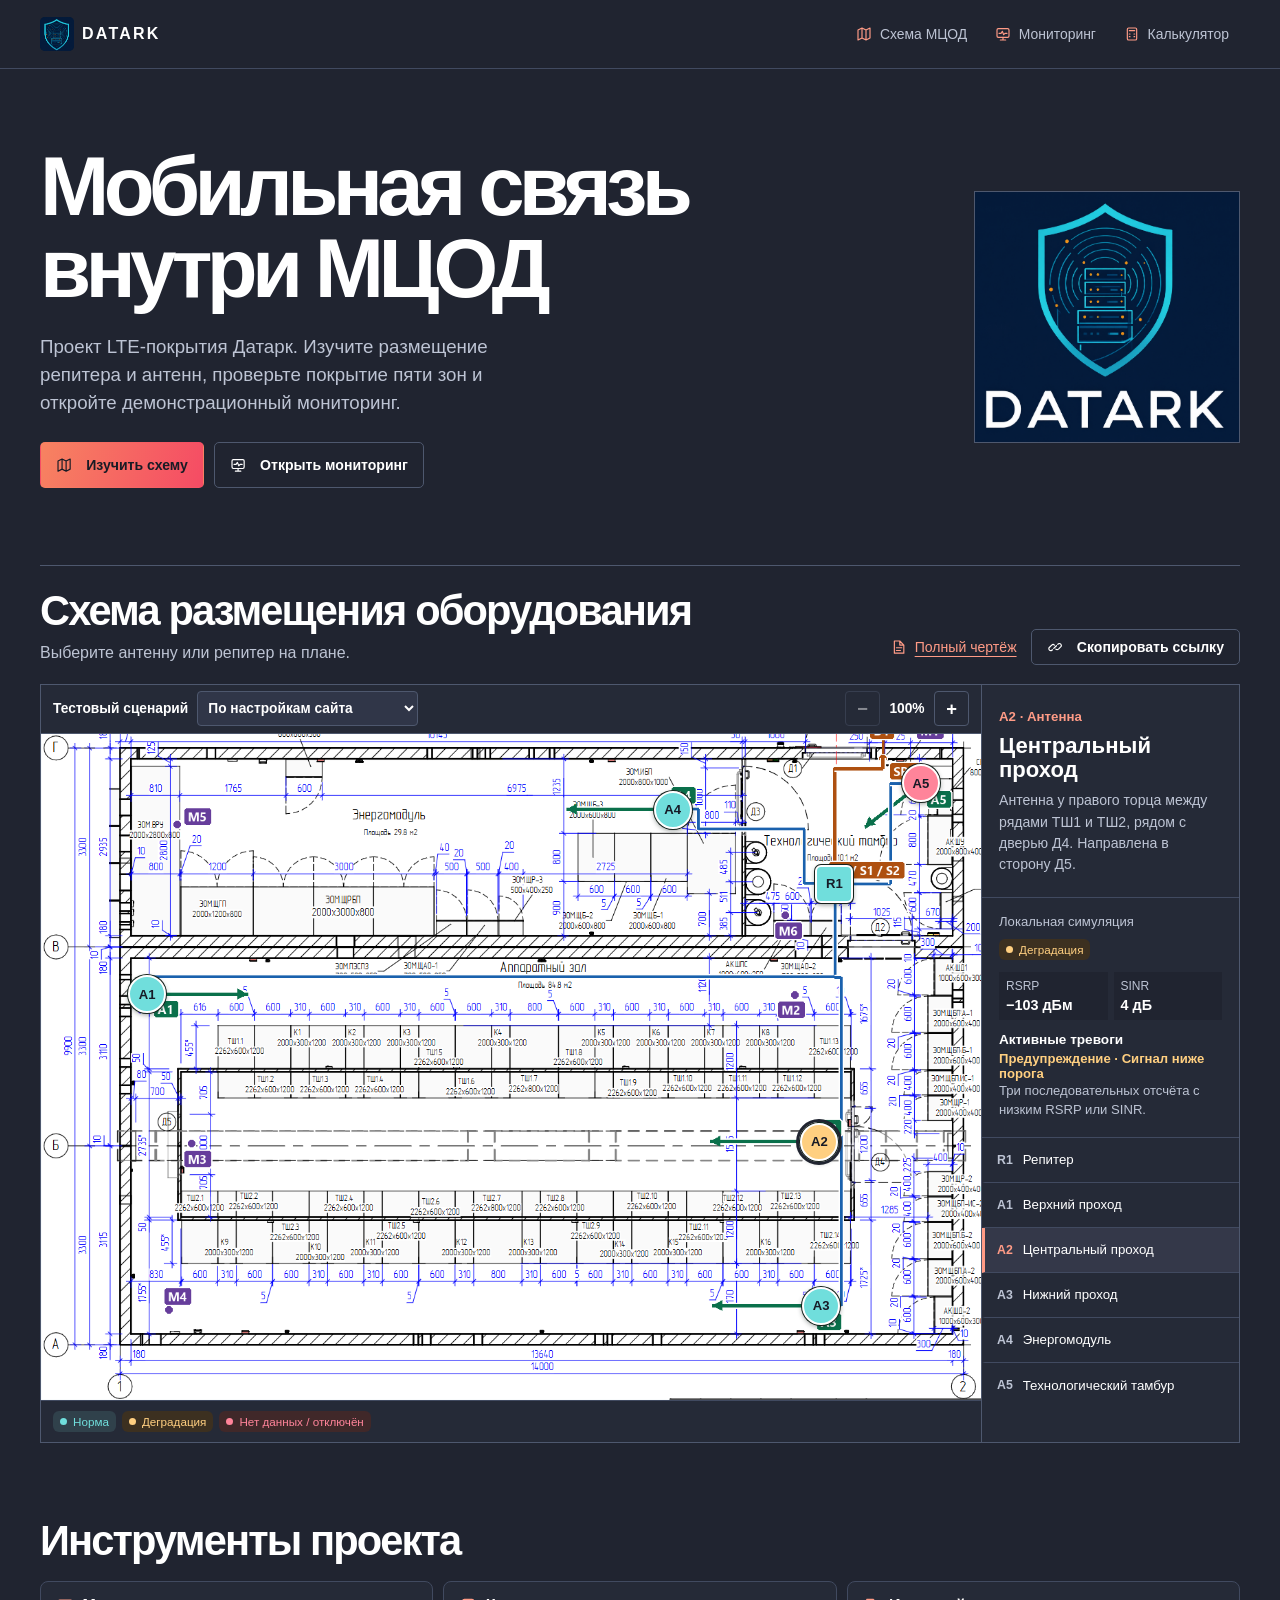
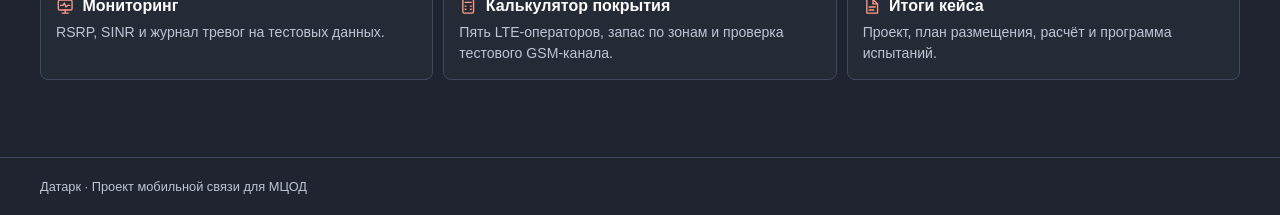
<file: index.html>
<!doctype html>
<html lang="ru">
<head>
  <meta charset="utf-8">
  <meta name="viewport" content="width=device-width, initial-scale=1">
  <meta name="theme-color" content="#202430">
  <meta name="description" content="Проект мобильной связи для МЦОД Датарк: схема размещения оборудования, мониторинг и расчёт LTE-покрытия.">
  <title>Датарк — мобильная связь в МЦОД</title>
  <link rel="stylesheet" href="monitor/styles.css?v=datark-design-1">
  <link rel="stylesheet" href="assets/landing.css?v=9">
  <link rel="icon" type="image/png" href="assets/datark-logo.png">
  <link rel="stylesheet" href="assets/navigation.css?v=1">
  <link rel="stylesheet" href="assets/toasts.css">
  <script src="assets/toasts.js" defer></script>
  <script src="assets/site-config.js?v=2" defer></script>
  <!-- SERVER_TELEMETRY -->
  <script src="monitor/telemetry.js?v=7" defer></script>
  <script src="assets/landing.js?v=10" defer></script>
  <script src="assets/sms-test-results.js?v=4" defer></script>
</head>
<body class="landing">
  <header class="landing-header">
    <div class="landing-shell landing-nav">
      <a class="landing-brand" href="./" aria-label="Датарк, главная">
        <span class="brand-icon"><img src="assets/datark-logo.png" alt=""></span>
        <span>DATARK</span>
      </a>
      <nav class="nav-tabs" aria-label="Основная навигация">
        <a href="#layout"><svg class="nav-icon" aria-hidden="true" focusable="false"><use href="assets/navigation-icons.svg#map"></use></svg>Схема МЦОД</a>
        <a href="monitor/"><svg class="nav-icon" aria-hidden="true" focusable="false"><use href="assets/navigation-icons.svg#monitor"></use></svg>Мониторинг</a>
        <a href="monitor/budget.html"><svg class="nav-icon" aria-hidden="true" focusable="false"><use href="assets/navigation-icons.svg#calculator"></use></svg>Калькулятор</a>
        <!-- SERVER_NAVIGATION -->
      </nav>
    </div>
  </header>
  <main>
    <section class="landing-shell hero" aria-labelledby="hero-title">
      <div class="hero-copy">
        <h1 id="hero-title">Мобильная связь<br class="hero-break"> внутри МЦОД</h1>
        <p>Проект LTE-покрытия Датарк. Изучите размещение репитера и антенн, проверьте покрытие пяти зон и откройте демонстрационный мониторинг.</p>
        <div class="hero-actions">
          <a class="landing-button primary-action" href="#layout"><svg class="nav-icon" aria-hidden="true" focusable="false"><use href="assets/navigation-icons.svg#map"></use></svg>Изучить схему</a>
          <a class="landing-button" href="monitor/"><svg class="nav-icon" aria-hidden="true" focusable="false"><use href="assets/navigation-icons.svg#monitor"></use></svg>Открыть мониторинг</a>
        </div>
      </div>
      <div class="hero-logo">
        <img src="assets/datark-logo.png" width="747" height="707" alt="Логотип DATARK со щитом и серверными стойками">
      </div>
    </section>

    <section class="landing-shell layout-section" id="layout" aria-labelledby="layout-title">
      <div class="landing-section-heading">
        <div>
          <h2 id="layout-title">Схема размещения оборудования</h2>
          <p>Выберите антенну или репитер на плане.</p>
        </div>
        <div class="layout-actions">
          <a class="text-link icon-label" href="docs/mdpc-radio-layout.png" target="_blank" rel="noopener"><svg class="nav-icon" aria-hidden="true" focusable="false"><use href="assets/navigation-icons.svg#doc"></use></svg>Полный чертёж</a>
          <button class="landing-button" type="button" id="copy-layout-link"><svg class="nav-icon" aria-hidden="true" focusable="false"><use href="assets/navigation-icons.svg#link"></use></svg>Скопировать ссылку</button>
        </div>
      </div>
      <div class="layout-share">
        <p id="layout-share-status" role="status"></p>
        <input id="layout-share-url" type="url" readonly aria-label="Ссылка на выбранную точку и сценарий" hidden>
      </div>
      <div class="layout-explorer">
        <div class="drawing">
          <div class="drawing-toolbar">
            <label class="drawing-scenario" for="landing-scenario">Тестовый сценарий
              <select id="landing-scenario" disabled>
                <option value="server">По настройкам сайта</option>
                <option value="mixed">Деградация и потеря связи</option>
                <option value="normal">Штатная работа</option>
                <option value="offline">Репитер отключён</option>
              </select>
            </label>
            <div class="zoom-controls" role="group" aria-label="Масштаб плана">
              <button type="button" id="zoom-out" aria-label="Уменьшить масштаб" disabled>−</button>
              <output id="zoom-value" aria-live="polite">100%</output>
              <button type="button" id="zoom-in" aria-label="Увеличить масштаб">+</button>
            </div>
          </div>
          <div class="drawing-scroll" role="region" tabindex="0" aria-label="Прокручиваемый план МЦОД">
            <div class="floor-map" id="landing-map">
              <img src="docs/mdpc-radio-layout.png" width="1860" height="1165" alt="План помещений МЦОД с кабельными трассами и точками размещения оборудования">
              <button class="map-marker" type="button" data-point="A1" aria-label="A1, верхний проход" aria-pressed="false" style="--x: 11.3%; --y: 39.1%">A1</button>
              <button class="map-marker" type="button" data-point="A2" aria-label="A2, центральный проход" aria-pressed="false" style="--x: 82.8%; --y: 61.3%">A2</button>
              <button class="map-marker" type="button" data-point="A3" aria-label="A3, нижний проход" aria-pressed="false" style="--x: 83%; --y: 85.9%">A3</button>
              <button class="map-marker" type="button" data-point="A4" aria-label="A4, энергомодуль" aria-pressed="false" style="--x: 67.2%; --y: 11.4%">A4</button>
              <button class="map-marker" type="button" data-point="A5" aria-label="A5, технологический тамбур" aria-pressed="false" style="--x: 93.6%; --y: 7.4%">A5</button>
              <button class="map-marker repeater-point" type="button" data-point="R1" aria-label="R1, LTE-репитер" aria-pressed="true" style="--x: 84.4%; --y: 22.5%">R1</button>
            </div>
          </div>
          <div class="drawing-legend" aria-label="Цвета статусов">
            <span class="status good"><i aria-hidden="true"></i>Норма</span>
            <span class="status warning"><i aria-hidden="true"></i>Деградация</span>
            <span class="status critical"><i aria-hidden="true"></i>Нет данных / отключён</span>
          </div>
        </div>
        <div class="point-panel">
          <div class="point-details" aria-live="polite">
            <span id="point-type">R1 · Репитер</span>
            <h3 id="point-title">LTE-репитер</h3>
            <p id="point-description">В технологическом тамбуре. Принимает сигнал от наружной антенны и распределяет его по пяти внутренним антеннам.</p>
          </div>
          <section class="point-telemetry" aria-label="Показания мониторинга">
            <p class="point-data-caption" id="point-data-caption"></p>
            <span class="status" id="point-status"><i aria-hidden="true"></i><span></span></span>
            <dl class="point-metrics" id="point-metrics">
              <div><dt>RSRP</dt><dd id="point-rsrp">—</dd></div>
              <div><dt>SINR</dt><dd id="point-sinr">—</dd></div>
            </dl>
            <h4>Активные тревоги</h4>
            <p id="point-no-alarms">Активных тревог нет.</p>
            <ul id="point-alarms" hidden></ul>
          </section>
          <div class="point-list" role="group" aria-label="Оборудование на плане">
            <button type="button" data-point="R1" aria-pressed="true"><span>R1</span> Репитер</button>
            <button type="button" data-point="A1" aria-pressed="false"><span>A1</span> Верхний проход</button>
            <button type="button" data-point="A2" aria-pressed="false"><span>A2</span> Центральный проход</button>
            <button type="button" data-point="A3" aria-pressed="false"><span>A3</span> Нижний проход</button>
            <button type="button" data-point="A4" aria-pressed="false"><span>A4</span> Энергомодуль</button>
            <button type="button" data-point="A5" aria-pressed="false"><span>A5</span> Технологический тамбур</button>
          </div>
        </div>
      </div>
    </section>

    <section class="landing-shell sms-tests" id="sms-tests" aria-labelledby="sms-tests-title" hidden>
      <div class="landing-section-heading">
        <div>
          <h2 id="sms-tests-title">Испытания аварийных SMS</h2>
          <p>Тестовые данные. Задержка рассчитана по подтверждённым доставкам.</p>
        </div>
        <button class="landing-button primary-action" id="sms-tests-export" type="button" hidden>Скачать CSV</button>
      </div>
      <p id="sms-tests-status" role="status">Загружаем результаты…</p>
      <div class="panel table-scroll" id="sms-tests-table" role="region" aria-label="Сравнение режимов LTE" tabindex="0" hidden>
        <table aria-label="Результаты доставки тестовых SMS">
          <thead>
            <tr><th scope="col">Режим LTE</th><th scope="col">Отправлено</th><th scope="col">Доставлено</th><th scope="col">Доставка, %</th><th scope="col">Мин., мс</th><th scope="col">Средняя, мс</th><th scope="col">Макс., мс</th></tr>
          </thead>
          <tbody id="sms-tests-rows"></tbody>
        </table>
      </div>
      <p id="sms-tests-latency-change" aria-live="polite" hidden></p>
    </section>

    <section class="landing-shell resources" aria-labelledby="resources-title">
      <h2 id="resources-title">Инструменты проекта</h2>
      <div class="resource-list">
        <a href="monitor/"><strong><svg class="nav-icon" aria-hidden="true" focusable="false"><use href="assets/navigation-icons.svg#monitor"></use></svg>Мониторинг</strong><span>RSRP, SINR и журнал тревог на тестовых данных.</span></a>
        <a href="monitor/budget.html"><strong><svg class="nav-icon" aria-hidden="true" focusable="false"><use href="assets/navigation-icons.svg#calculator"></use></svg>Калькулятор покрытия</strong><span>Пять LTE-операторов, запас по зонам и проверка тестового GSM-канала.</span></a>
        <a href="https://github.com/Cricko7/MDPC-unirepeater/blob/main/docs/datark-submission.md"><strong><svg class="nav-icon" aria-hidden="true" focusable="false"><use href="assets/navigation-icons.svg#doc"></use></svg>Итоги кейса</strong><span>Проект, план размещения, расчёт и программа испытаний.</span></a>
      </div>
    </section>
  </main>
  <footer class="landing-footer"><div class="landing-shell">Датарк · Проект мобильной связи для МЦОД</div></footer>
</body>
</html>
</file>
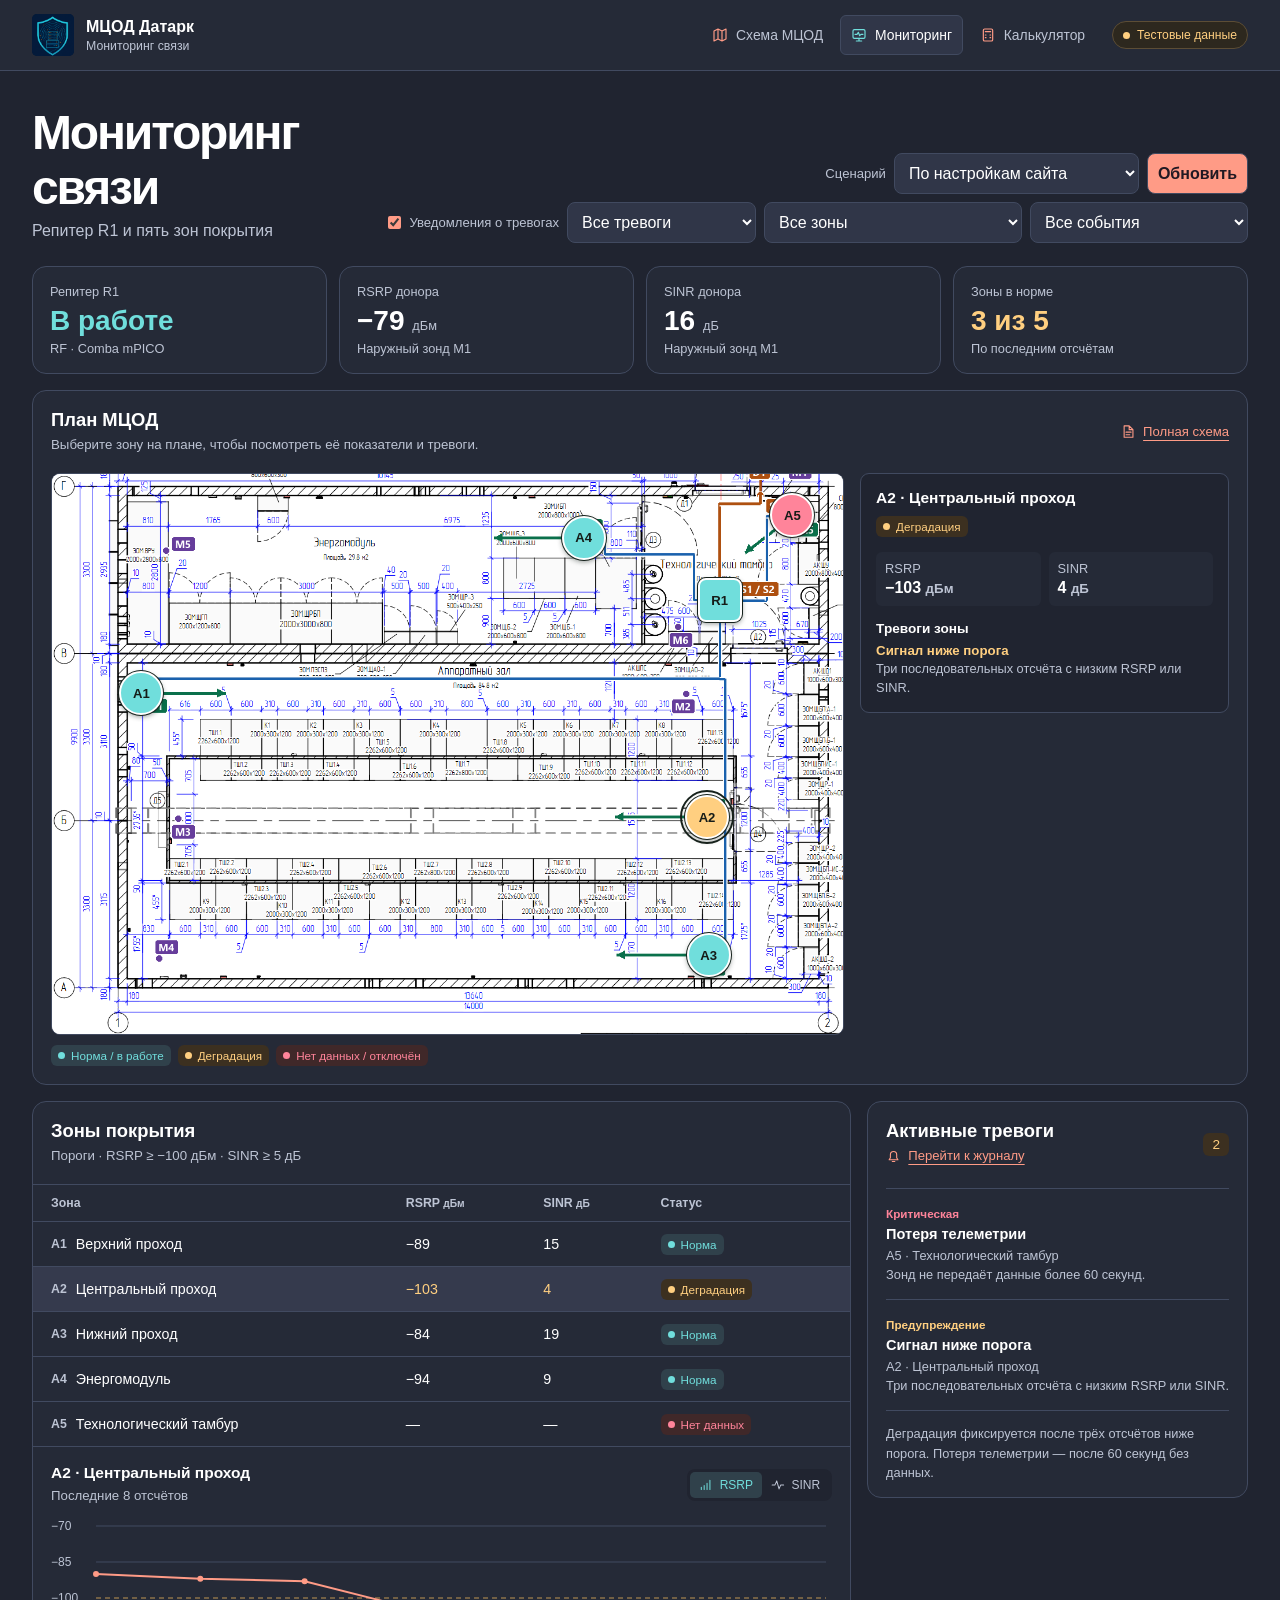
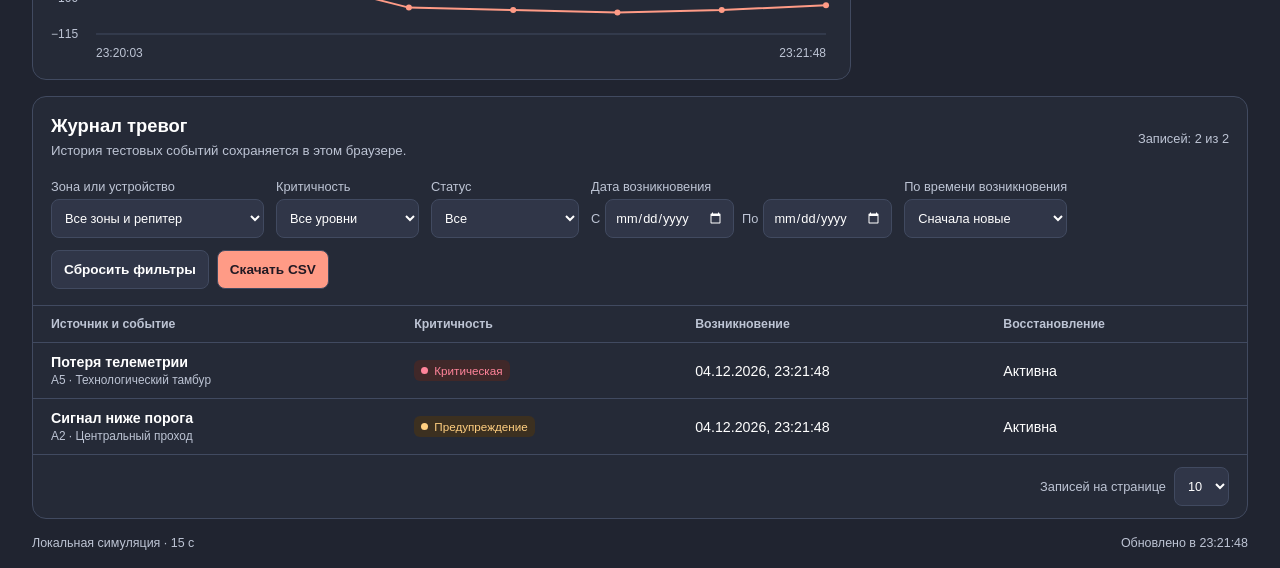
<file: monitor/index.html>
<!doctype html>
<html lang="ru">
<head>
  <meta charset="utf-8">
  <meta name="viewport" content="width=device-width, initial-scale=1">
  <meta name="theme-color" content="#202430">
  <title>Мониторинг связи · МЦОД Датарк</title>
  <link rel="stylesheet" href="styles.css?v=alarm-severity-1">
  <link rel="stylesheet" href="../assets/toasts.css?v=2">
  <link rel="icon" type="image/png" href="../assets/datark-logo.png">
  <link rel="stylesheet" href="../assets/navigation.css?v=1">
  <script src="../assets/toasts.js?v=3" defer></script>
  <script src="../assets/site-config.js?v=2" defer></script>
  <!-- SERVER_TELEMETRY -->
  <script src="telemetry.js?v=7" defer></script>
  <script src="monitor.js?v=server-telemetry-3" defer></script>
</head>
<body>
  <header class="topbar">
    <div class="shell topbar-inner">
      <a class="brand" href="../"><span class="brand-icon"><img src="../assets/datark-logo.png" alt=""></span><div><strong>МЦОД Датарк</strong><span>Мониторинг связи</span></div></a>
      <nav class="nav-tabs" aria-label="Основная навигация">
        <a href="../#layout"><svg class="nav-icon" aria-hidden="true" focusable="false"><use href="../assets/navigation-icons.svg#map"></use></svg>Схема МЦОД</a>
        <a href="./" aria-current="page"><svg class="nav-icon" aria-hidden="true" focusable="false"><use href="../assets/navigation-icons.svg#monitor"></use></svg>Мониторинг</a>
        <a href="budget.html"><svg class="nav-icon" aria-hidden="true" focusable="false"><use href="../assets/navigation-icons.svg#calculator"></use></svg>Калькулятор</a>
      </nav>
      <span class="demo"><i></i> Тестовые данные</span>
    </div>
  </header>
  <main class="shell">
    <div class="page-heading">
      <div><h1>Мониторинг связи</h1><p>Репитер R1 и пять зон покрытия</p></div>
      <div class="controls">
        <label for="scenario">Сценарий</label>
        <select id="scenario" disabled>
          <option value="server">По настройкам сайта</option>
          <option value="mixed">Деградация и потеря связи</option>
          <option value="normal">Штатная работа</option>
          <option value="offline">Репитер отключён</option>
        </select>
        <button class="refresh" id="refresh" type="button" disabled>Обновить</button>
        <div class="alarm-notification-controls">
          <label class="alarm-notifications">
            <input id="alarm-notifications" type="checkbox" checked>
            Уведомления о тревогах
          </label>
          <select id="alarm-notification-level" aria-label="Критичность уведомлений">
            <option value="all">Все тревоги</option>
            <option value="critical">Только критические</option>
          </select>
          <select id="alarm-notification-zone" aria-label="Зона уведомлений">
            <option value="all">Все зоны</option>
          </select>
          <select id="alarm-notification-event" aria-label="Тип события уведомлений">
            <option value="all">Все события</option>
            <option value="new">Только новые тревоги</option>
            <option value="recovered">Только восстановления</option>
          </select>
        </div>
      </div>
    </div>
    <div class="summary" id="summary" aria-label="Состояние системы"></div>
    <section class="panel floor-panel" aria-labelledby="floor-title">
      <header class="panel-heading">
        <div><h2 id="floor-title">План МЦОД</h2><p>Выберите зону на плане, чтобы посмотреть её показатели и тревоги.</p></div>
        <a href="../docs/mdpc-radio-layout.png" target="_blank" rel="noopener" class="icon-label"><svg class="nav-icon" aria-hidden="true" focusable="false"><use href="../assets/navigation-icons.svg#doc"></use></svg>Полная схема</a>
      </header>
      <div class="floor-grid">
        <div>
          <div class="floor-scroll">
            <div class="floor-map" id="floor-map">
              <img src="../docs/mdpc-radio-layout.png" width="1860" height="1165" alt="План помещений МЦОД и кабельных трасс">
              <span class="map-marker" id="repeater-marker" role="img" style="--x: 84.4%; --y: 22.5%">R1</span>
              <button class="map-marker" type="button" data-zone="A1" style="--x: 11.3%; --y: 39.1%">A1</button>
              <button class="map-marker" type="button" data-zone="A2" style="--x: 82.8%; --y: 61.3%">A2</button>
              <button class="map-marker" type="button" data-zone="A3" style="--x: 83%; --y: 85.9%">A3</button>
              <button class="map-marker" type="button" data-zone="A4" style="--x: 67.2%; --y: 11.4%">A4</button>
              <button class="map-marker" type="button" data-zone="A5" style="--x: 93.6%; --y: 7.4%">A5</button>
            </div>
          </div>
          <div class="map-legend" aria-label="Обозначения статусов">
            <span class="status good"><i aria-hidden="true"></i>Норма / в работе</span>
            <span class="status warning"><i aria-hidden="true"></i>Деградация</span>
            <span class="status critical"><i aria-hidden="true"></i>Нет данных / отключён</span>
          </div>
        </div>
        <section class="zone-details" id="zone-details" aria-labelledby="zone-details-title"></section>
      </div>
    </section>
    <div class="dashboard">
      <section class="panel zones" aria-labelledby="zones-title">
        <header class="panel-heading">
          <div><h2 id="zones-title">Зоны покрытия</h2><p>Пороги · RSRP ≥ −100 дБм · SINR ≥ 5 дБ</p></div>
        </header>
        <div class="table-scroll">
          <table>
            <thead><tr><th scope="col">Зона</th><th scope="col">RSRP <small>дБм</small></th><th scope="col">SINR <small>дБ</small></th><th scope="col">Статус</th></tr></thead>
            <tbody id="zones"></tbody>
          </table>
        </div>
        <section class="trend" aria-labelledby="trend-title">
          <div class="trend-heading">
            <div><h3 id="trend-title"></h3><p>Последние 8 отсчётов</p></div>
            <div class="toggle" role="group" aria-label="Метрика графика">
              <button class="icon-label" type="button" data-metric="rsrp" aria-pressed="true"><svg class="nav-icon" aria-hidden="true" focusable="false"><use href="../assets/navigation-icons.svg#signal"></use></svg>RSRP</button>
              <button class="icon-label" type="button" data-metric="sinr" aria-pressed="false"><svg class="nav-icon" aria-hidden="true" focusable="false"><use href="../assets/navigation-icons.svg#wave"></use></svg>SINR</button>
            </div>
          </div>
          <div class="chart" id="chart"></div>
        </section>
      </section>
      <section class="panel alarms" aria-labelledby="alarms-title">
        <header class="panel-heading"><div><h2 id="alarms-title">Активные тревоги</h2><p><a class="icon-label" href="#alarm-history"><svg class="nav-icon" aria-hidden="true" focusable="false"><use href="../assets/navigation-icons.svg#bell"></use></svg>Перейти к журналу</a></p></div><span class="alarm-count" id="alarm-count"></span></header>
        <ul id="alarms"></ul>
        <p class="alarm-rule">Деградация фиксируется после трёх отсчётов ниже порога. Потеря телеметрии — после 60 секунд без данных.</p>
      </section>
    </div>
    <section class="panel alarm-history" id="alarm-history" aria-labelledby="alarm-history-title">
      <header class="panel-heading">
        <div><h2 id="alarm-history-title">Журнал тревог</h2><p id="history-storage">История тестовых событий сохраняется в этом браузере.</p></div>
        <span class="history-count" id="history-count" aria-live="polite"></span>
      </header>
      <form class="history-filters" id="history-filters" aria-label="Фильтры журнала">
        <label for="history-zone">Зона или устройство
          <select id="history-zone"><option value="">Все зоны и репитер</option></select>
        </label>
        <label for="history-level">Критичность
          <select id="history-level">
            <option value="">Все уровни</option>
            <option value="critical">Критическая</option>
            <option value="warning">Предупреждение</option>
          </select>
        </label>
        <label for="history-status">Статус
          <select id="history-status">
            <option value="">Все</option>
            <option value="active">Активные</option>
            <option value="recovered">Восстановленные</option>
          </select>
        </label>
        <fieldset class="history-period" aria-describedby="history-period-hint">
          <legend>Дата возникновения</legend>
          <div class="history-date-fields">
            <label for="history-from">С
              <input id="history-from" type="date">
            </label>
            <label for="history-to">По
              <input id="history-to" type="date">
            </label>
          </div>
          <p class="sr-only" id="history-period-hint">Обе даты включены. Используется местное время браузера.</p>
        </fieldset>
        <label for="history-sort">По времени возникновения
          <select id="history-sort">
            <option value="newest">Сначала новые</option>
            <option value="oldest">Сначала старые</option>
          </select>
        </label>
        <div class="history-actions">
          <button class="history-reset" id="history-reset" type="button">Сбросить фильтры</button>
          <button class="history-export" id="history-export" type="button" disabled>Скачать CSV</button>
        </div>
      </form>
      <div class="table-scroll history-scroll" role="region" aria-label="Записи журнала тревог" tabindex="0">
        <table>
          <thead><tr><th scope="col">Источник и событие</th><th scope="col">Критичность</th><th scope="col">Возникновение</th><th scope="col">Восстановление</th></tr></thead>
          <tbody id="history-rows"></tbody>
        </table>
      </div>
      <div class="history-page-controls">
        <label for="history-page-size">Записей на странице
          <select id="history-page-size">
            <option value="10">10</option>
            <option value="25">25</option>
            <option value="50">50</option>
          </select>
        </label>
        <nav class="history-pagination" id="history-pagination" aria-label="Страницы журнала тревог" hidden>
          <button id="history-prev" type="button" aria-label="Предыдущая страница" disabled>Назад</button>
          <span id="history-page" role="status"></span>
          <button id="history-next" type="button" aria-label="Следующая страница" disabled>Вперёд</button>
        </nav>
      </div>
    </section>
    <footer><span id="telemetry-source">Локальная симуляция · 15 с</span><time id="updated"></time></footer>
    <p class="sr-only" id="announcement" role="status"></p>
  </main>
</body>
</html>
</file>
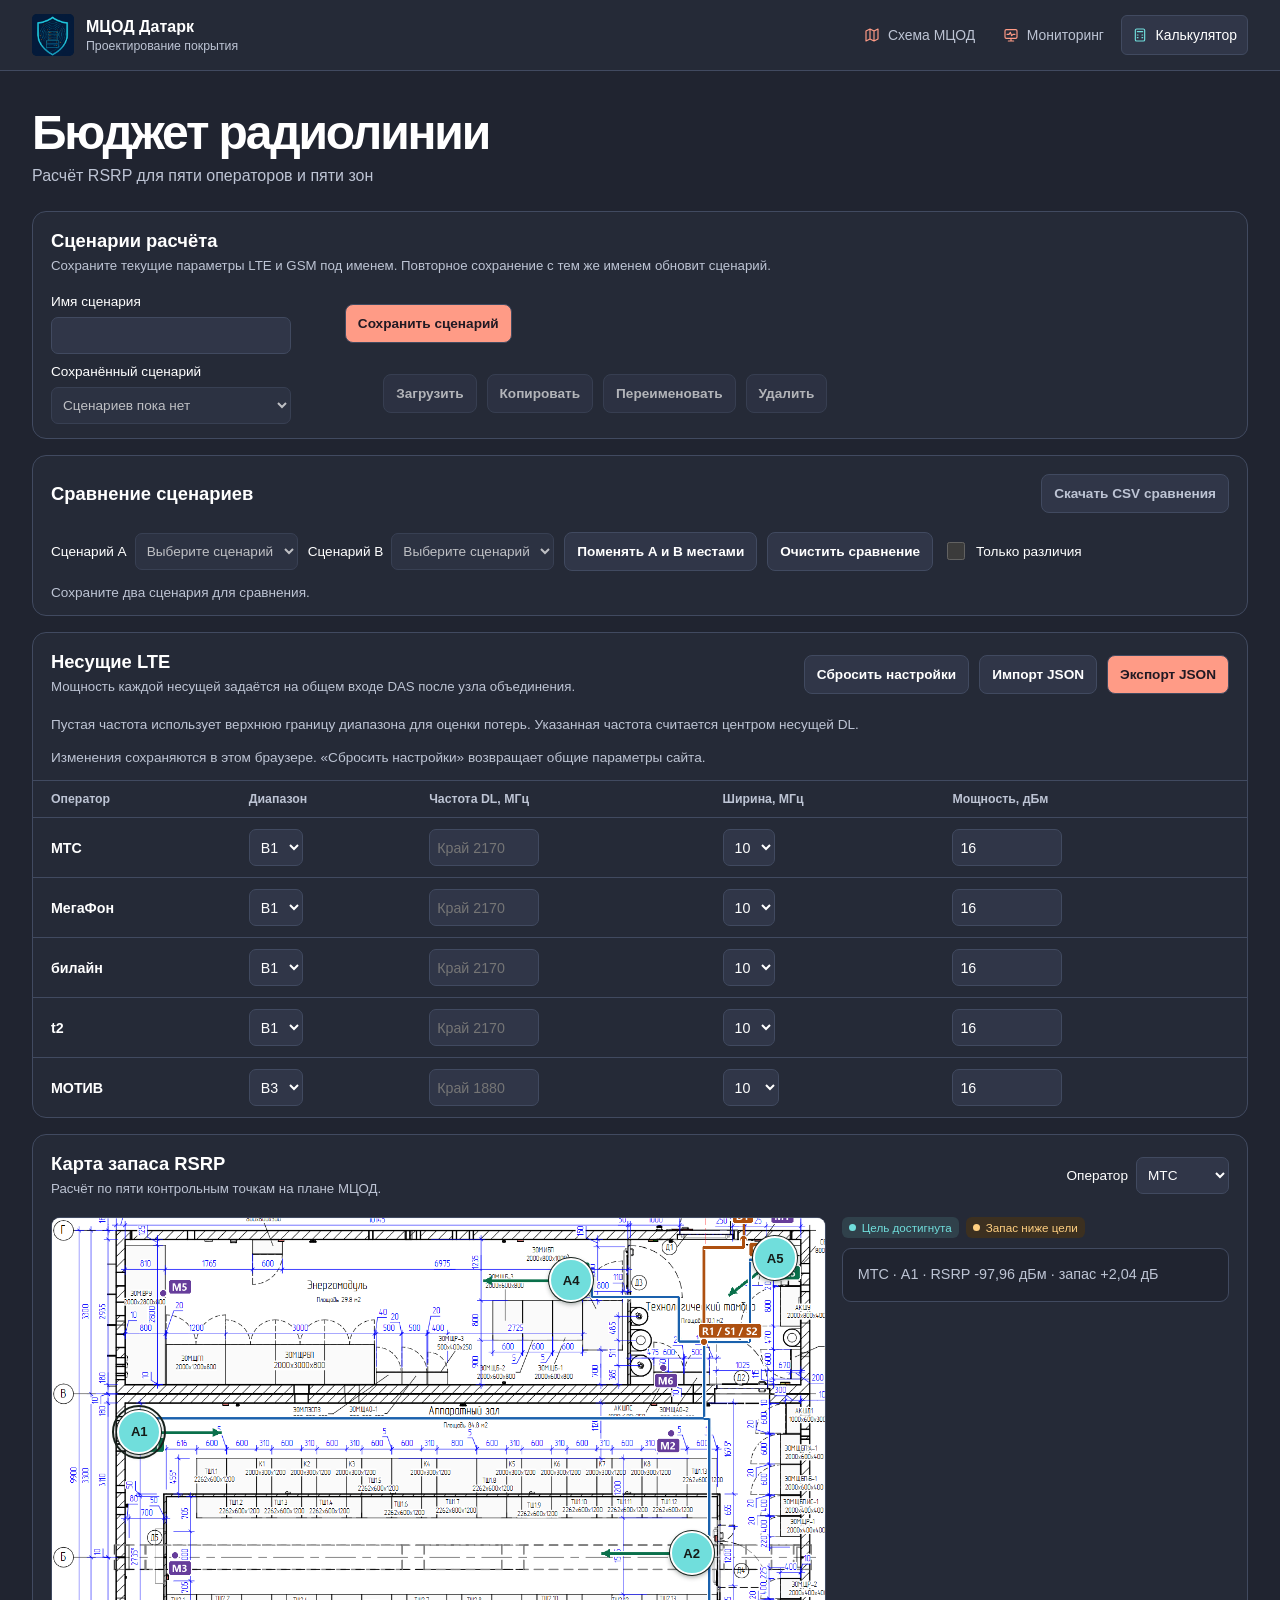
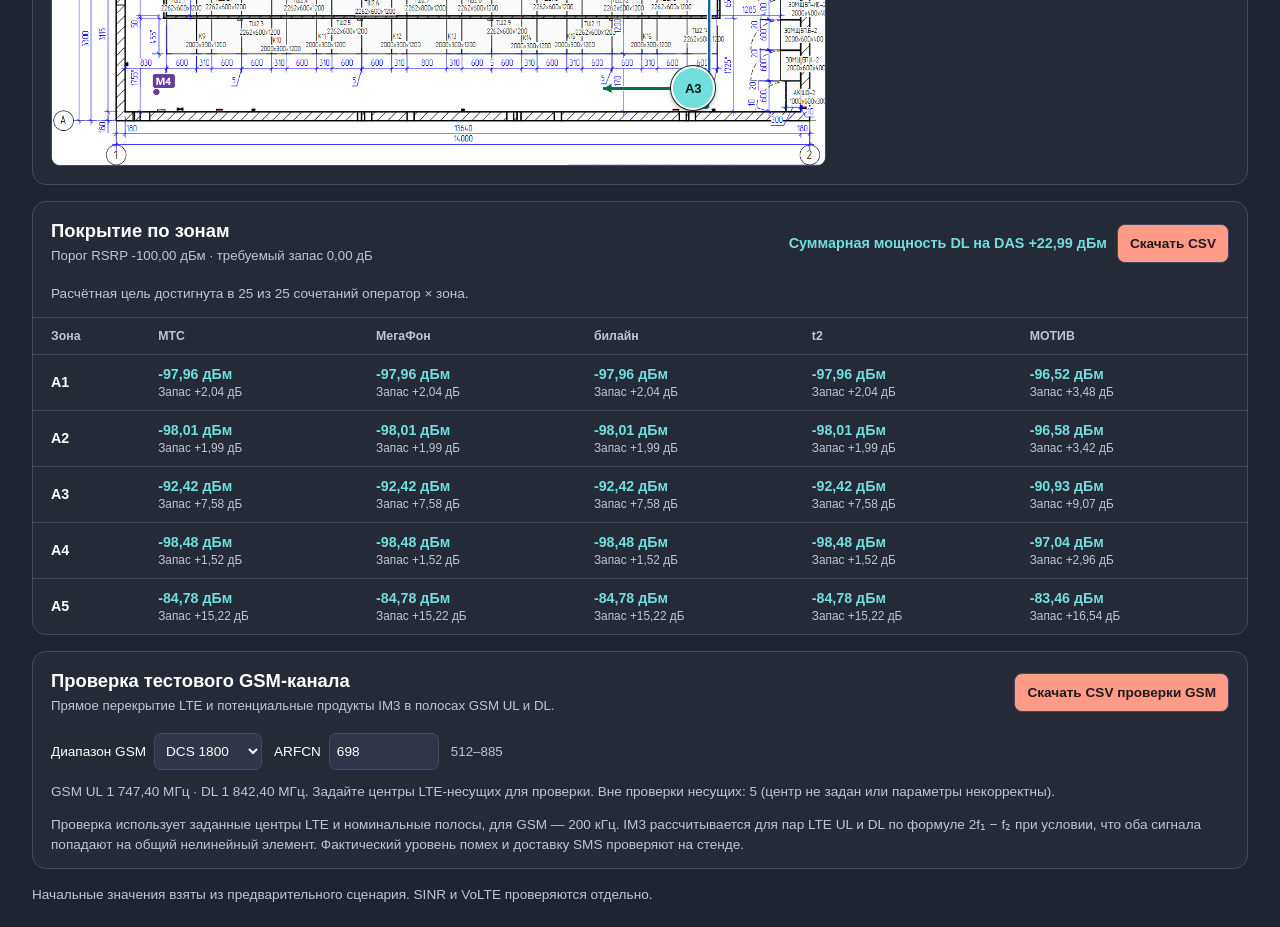
<file: monitor/budget.html>
<!doctype html>
<html lang="ru">
<head>
  <meta charset="utf-8">
  <meta name="viewport" content="width=device-width, initial-scale=1">
  <meta name="theme-color" content="#202430">
  <title>Бюджет радиолинии · МЦОД Датарк</title>
  <link rel="stylesheet" href="styles.css?v=datark-design-1">
  <link rel="stylesheet" href="budget.css?v=datark-design-1">
  <link rel="stylesheet" href="../assets/toasts.css">
  <link rel="icon" type="image/png" href="../assets/datark-logo.png">
  <link rel="stylesheet" href="../assets/navigation.css?v=1">
  <script src="../assets/toasts.js" defer></script>
  <script src="../assets/site-config.js?v=2" defer></script>
  <script src="budget.js?v=server-defaults-3" defer></script>
</head>
<body>
  <header class="topbar">
    <div class="shell topbar-inner">
      <a class="brand" href="../"><span class="brand-icon"><img src="../assets/datark-logo.png" alt=""></span><div><strong>МЦОД Датарк</strong><span>Проектирование покрытия</span></div></a>
      <nav class="nav-tabs" aria-label="Основная навигация">
        <a href="../#layout"><svg class="nav-icon" aria-hidden="true" focusable="false"><use href="../assets/navigation-icons.svg#map"></use></svg>Схема МЦОД</a>
        <a href="./"><svg class="nav-icon" aria-hidden="true" focusable="false"><use href="../assets/navigation-icons.svg#monitor"></use></svg>Мониторинг</a>
        <a href="budget.html" aria-current="page"><svg class="nav-icon" aria-hidden="true" focusable="false"><use href="../assets/navigation-icons.svg#calculator"></use></svg>Калькулятор</a>
      </nav>
    </div>
  </header>
  <main class="shell budget">
    <header class="page-heading">
      <div><h1>Бюджет радиолинии</h1><p>Расчёт RSRP для пяти операторов и пяти зон</p></div>
    </header>
    <section class="panel" aria-labelledby="scenario-title">
      <header class="panel-heading">
        <div><h2 id="scenario-title">Сценарии расчёта</h2><p>Сохраните текущие параметры LTE и GSM под именем. Повторное сохранение с тем же именем обновит сценарий.</p></div>
      </header>
      <div class="budget-scenarios">
        <form id="budget-scenario-form" class="budget-actions">
          <label class="budget-control">Имя сценария <input type="text" id="budget-scenario-name" maxlength="60" required></label>
          <button class="history-export" id="budget-scenario-save" type="submit" disabled>Сохранить сценарий</button>
        </form>
        <div class="budget-actions">
          <label class="budget-control">Сохранённый сценарий <select id="budget-scenario-list" disabled></select></label>
          <button class="history-reset" id="budget-scenario-load" type="button" disabled>Загрузить</button>
          <button class="history-reset" id="budget-scenario-copy" type="button" disabled>Копировать</button>
          <button class="history-reset" id="budget-scenario-rename" type="button" disabled>Переименовать</button>
          <button class="history-reset" id="budget-scenario-delete" type="button" disabled>Удалить</button>
        </div>
      </div>
      <p class="budget-hint" id="budget-scenario-status" role="status"></p>
    </section>
    <section class="panel" aria-labelledby="compare-title">
      <header class="panel-heading">
        <h2 id="compare-title">Сравнение сценариев</h2>
        <div class="budget-actions">
          <button class="history-export" id="compare-export" type="button" disabled>Скачать CSV сравнения</button>
        </div>
      </header>
      <div class="budget-actions comparison-controls">
        <label class="budget-control">Сценарий A <select id="compare-a" disabled></select></label>
        <label class="budget-control">Сценарий B <select id="compare-b" disabled></select></label>
        <button class="history-reset" id="compare-swap" type="button" disabled>Поменять A и B местами</button>
        <button class="history-reset" id="compare-clear" type="button" disabled>Очистить сравнение</button>
        <label class="budget-control"><input type="checkbox" id="compare-differences" disabled> Только различия</label>
      </div>
      <p class="budget-hint" id="compare-status" role="status">Сохраните два сценария для сравнения.</p>
      <div id="compare-results" hidden>
        <div class="table-scroll" role="region" aria-label="Сравнение параметров LTE" tabindex="0">
          <table id="compare-carriers"></table>
        </div>
        <div class="table-scroll" role="region" aria-label="Сравнение покрытия" tabindex="0">
          <table id="compare-coverage"></table>
        </div>
        <div id="compare-gsm-section">
          <div class="comparison-gsm" id="compare-gsm"></div>
          <p class="budget-hint">Перекрытия и IM3 рассчитаны для несущих с заданными центрами. Влияние на доставку SMS проверяется на стенде.</p>
        </div>
      </div>
    </section>
    <section class="panel" aria-labelledby="carriers-title">
      <header class="panel-heading">
        <div><h2 id="carriers-title">Несущие LTE</h2><p>Мощность каждой несущей задаётся на общем входе DAS после узла объединения.</p></div>
        <div class="budget-actions">
          <button class="history-reset" id="budget-reset" type="button" disabled>Сбросить настройки</button>
          <button class="history-reset" id="budget-import" type="button" disabled>Импорт JSON</button>
          <button class="history-export" id="budget-settings-export" type="button" disabled>Экспорт JSON</button>
          <input id="budget-settings-file" type="file" accept=".json,application/json" hidden>
        </div>
      </header>
      <p class="budget-hint" id="frequency-hint">Пустая частота использует верхнюю границу диапазона для оценки потерь. Указанная частота считается центром несущей DL.</p>
      <p class="budget-hint">Изменения сохраняются в этом браузере. «Сбросить настройки» возвращает общие параметры сайта.</p>
      <form id="budget-carriers" class="table-scroll">
        <table>
          <thead><tr><th scope="col">Оператор</th><th scope="col">Диапазон</th><th scope="col">Частота DL, МГц</th><th scope="col">Ширина, МГц</th><th scope="col">Мощность, дБм</th></tr></thead>
          <tbody id="carrier-rows"></tbody>
        </table>
      </form>
      <p class="budget-hint warning" id="budget-errors" role="status"></p>
      <p class="budget-hint" id="budget-settings-status" role="status"></p>
    </section>
    <section class="panel" aria-labelledby="budget-map-title">
      <header class="panel-heading">
        <div><h2 id="budget-map-title">Карта запаса RSRP</h2><p>Расчёт по пяти контрольным точкам на плане МЦОД.</p></div>
        <label class="budget-control">Оператор <select id="budget-operator"></select></label>
      </header>
      <div class="budget-map-grid">
        <div class="floor-scroll">
          <div class="floor-map">
            <img src="../docs/mdpc-radio-layout.png" width="1860" height="1165" alt="План помещений МЦОД">
            <button class="map-marker" type="button" data-budget-zone="A1" style="--x: 11.3%; --y: 39.1%">A1</button>
            <button class="map-marker" type="button" data-budget-zone="A2" style="--x: 82.8%; --y: 61.3%">A2</button>
            <button class="map-marker" type="button" data-budget-zone="A3" style="--x: 83%; --y: 85.9%">A3</button>
            <button class="map-marker" type="button" data-budget-zone="A4" style="--x: 67.2%; --y: 11.4%">A4</button>
            <button class="map-marker" type="button" data-budget-zone="A5" style="--x: 93.6%; --y: 7.4%">A5</button>
          </div>
        </div>
        <div>
          <div class="map-legend">
            <span class="status good"><i aria-hidden="true"></i>Цель достигнута</span>
            <span class="status warning"><i aria-hidden="true"></i>Запас ниже цели</span>
          </div>
          <p class="zone-details" id="budget-zone-detail" role="status">Выберите зону на плане.</p>
        </div>
      </div>
    </section>
    <section class="panel" aria-labelledby="result-title">
      <header class="panel-heading">
        <div><h2 id="result-title">Покрытие по зонам</h2><p id="budget-target"></p></div>
        <div class="budget-actions">
          <span class="budget-total" id="budget-total"></span>
          <button class="history-export" id="budget-export" type="button" disabled>Скачать CSV</button>
        </div>
      </header>
      <p class="budget-hint" id="budget-summary" role="status"></p>
      <div class="table-scroll" role="region" aria-label="Матрица расчётного покрытия" tabindex="0">
        <table id="budget-results"></table>
      </div>
    </section>
    <section class="panel" aria-labelledby="gsm-title">
      <header class="panel-heading">
        <div><h2 id="gsm-title">Проверка тестового GSM-канала</h2><p>Прямое перекрытие LTE и потенциальные продукты IM3 в полосах GSM UL и DL.</p></div>
        <div class="budget-actions"><button class="history-export" id="gsm-export" type="button" disabled>Скачать CSV проверки GSM</button></div>
      </header>
      <div class="gsm-controls">
        <label class="budget-control">Диапазон GSM
          <select id="gsm-band"><option value="1800">DCS 1800</option><option value="900">E-GSM 900</option></select>
        </label>
        <label class="budget-control">ARFCN <input type="number" id="gsm-arfcn" step="1" value="698" required aria-describedby="gsm-range"></label>
        <small id="gsm-range"></small>
      </div>
      <p class="budget-hint" id="gsm-result" role="status"></p>
      <ul class="gsm-findings" id="gsm-findings"></ul>
      <p class="budget-hint">Проверка использует заданные центры LTE и номинальные полосы, для GSM — 200 кГц. IM3 рассчитывается для пар LTE UL и DL по формуле 2f₁ − f₂ при условии, что оба сигнала попадают на общий нелинейный элемент. Фактический уровень помех и доставку SMS проверяют на стенде.</p>
    </section>
    <p class="budget-note">Начальные значения взяты из предварительного сценария. SINR и VoLTE проверяются отдельно.</p>
  </main>
</body>
</html>
</file>
<file: monitor/styles.css>
:root {
  color-scheme: dark;
  font-family: Inter, "Segoe UI", sans-serif;
  background: #202430;
  color: #ffffff;
  --panel: #252a37;
  --line: #414a60;
  --muted: #bdc4d4;
  --accent: #ff9b86;
  --green: #70dedc;
  --amber: #ffcf80;
  --red: #ff849a;
}
* { box-sizing: border-box; }
body { margin: 0; }
button, select { font: inherit; }
button, select, a { -webkit-tap-highlight-color: transparent; }
button, select { cursor: pointer; }
a { color: var(--accent); text-underline-offset: 4px; }
a:hover { color: #ffd0c5; }
:focus-visible { outline: 2px solid var(--accent); outline-offset: 3px; }
.shell { width: min(100% - 64px, 1360px); margin-inline: auto; }
.topbar { border-bottom: 1px solid var(--line); background: #252a37; }
.topbar-inner, .page-heading, .panel-heading, .trend-heading, footer {
  display: flex;
  align-items: center;
  justify-content: space-between;
  gap: 16px;
}
.topbar-inner { min-height: 70px; }
.brand { display: flex; align-items: center; gap: 12px; }
.brand-icon {
  display: block; position: relative; overflow: hidden; flex: none;
  width: 42px; height: 42px; border-radius: 5px; background: #071a35;
}
.brand-icon img { position: absolute; width: 142%; max-width: none; left: -21%; top: -1%; }
.brand { color: inherit; text-decoration: none; }
.brand:hover { color: inherit; }
.brand strong, .brand div > span { display: block; }
.brand div > span, p, footer, small { color: var(--muted); }
.brand div > span { margin-top: 3px; font-size: .77rem; }
.demo {
  display: flex; align-items: center; gap: 7px; white-space: nowrap;
  color: var(--amber); border: 1px solid #5c4d35; border-radius: 999px;
  background: #2d281e; padding: 6px 10px; font-size: .76rem;
}
.demo i, .status i { width: 7px; height: 7px; border-radius: 50%; background: currentColor; }
.page-heading { margin: 34px 0 23px; align-items: end; }
h1, h2, h3, p { margin: 0; }
h1 { font-size: clamp(1.8rem, 4vw, 3rem); font-weight: 650; letter-spacing: -.045em; }
h2 { font-size: 1.15rem; }
h3 { font-size: .97rem; }
p { line-height: 1.5; }
.page-heading p, .panel-heading p, .trend-heading p { margin-top: 4px; }
.panel-heading p, .trend-heading p { font-size: .83rem; }
.controls, .alarm-notification-controls {
  display: flex; flex-wrap: wrap; gap: 8px; align-items: center;
}
.controls { justify-content: flex-end; }
.controls label { color: var(--muted); font-size: .82rem; }
.controls .alarm-notifications {
  display: inline-flex; align-items: center; gap: 8px; min-height: 41px; cursor: pointer;
}
.alarm-notifications input { margin: 0; accent-color: var(--accent); cursor: pointer; }
.controls select, .refresh {
  min-height: 41px; border: 1px solid var(--line); border-radius: 8px; padding: 7px 10px;
}
.controls select { background: #303648; color: inherit; }
.controls select:disabled { opacity: .6; cursor: default; }
.refresh { color: #211923; background: var(--accent); font-weight: 700; }
.refresh:hover { background: #ffc1af; }
.summary { display: grid; grid-template-columns: repeat(4, minmax(0, 1fr)); gap: 12px; margin-bottom: 16px; }
.tile, .panel { border: 1px solid var(--line); background: var(--panel); border-radius: 14px; }
.tile { min-width: 0; padding: 17px; }
.tile > span, .tile > small { display: block; font-size: .8rem; color: var(--muted); }
.tile strong { display: block; margin: 6px 0 4px; font-size: clamp(1.2rem, 2.2vw, 1.75rem); font-weight: 650; }
.tile strong small { font-size: .8rem; font-weight: 500; }
.dashboard { display: grid; grid-template-columns: minmax(0, 2.15fr) minmax(270px, 1fr); gap: 16px; align-items: start; }
.panel { min-width: 0; }
.panel-heading { padding: 18px; min-height: 76px; }
.panel-heading a { flex: none; font-size: .82rem; }
.floor-panel { margin-bottom: 16px; }
.floor-grid {
  display: grid; grid-template-columns: minmax(0, 2.15fr) minmax(270px, 1fr);
  gap: 16px; padding: 0 18px 18px; align-items: start;
}
.floor-grid > div { min-width: 0; }
.floor-scroll { overflow: auto; border: 1px solid var(--line); border-radius: 9px; }
.floor-map {
  position: relative; aspect-ratio: 1368 / 969; overflow: hidden;
  background: #fff;
}
.floor-map img {
  /* Display the drawing region (24, 130)–(1392, 1099) of the full layout. */
  position: absolute; width: 135.965%; height: auto; left: -1.754%; top: -13.416%;
  pointer-events: none;
}
.map-marker {
  position: absolute; left: var(--x); top: var(--y); transform: translate(-50%, -50%);
  display: grid; place-items: center; min-width: 44px; min-height: 44px;
  padding: 4px; border: 2px solid #fff; border-radius: 50%;
  background: #dce6e0; color: #151c18; font-size: .82rem; font-weight: 750;
  box-shadow: 0 0 0 1px #15201b, 0 2px 5px #15201b70;
}
.map-marker[data-status="good"] { background: var(--green); }
.map-marker[data-status="warning"] { background: var(--amber); }
.map-marker[data-status="critical"] { background: var(--red); }
.map-marker[aria-pressed="true"], .map-marker:focus-visible {
  outline: 2px solid #17221c; outline-offset: 3px; z-index: 1;
}
button.map-marker:hover { filter: brightness(1.12); }
#repeater-marker { border-radius: 8px; }
.map-legend { display: flex; flex-wrap: wrap; gap: 7px; margin-top: 10px; }
.zone-details { padding: 15px; background: #202430; border: 1px solid var(--line); border-radius: 9px; }
.zone-details > .status { margin-top: 9px; }
.zone-details dl { display: grid; grid-template-columns: 1fr 1fr; gap: 8px; margin: 15px 0; }
.zone-details dl div { padding: 9px; background: var(--panel); border-radius: 6px; }
.zone-details dt, .zone-details p { color: var(--muted); font-size: .8rem; }
.zone-details dd { margin: 3px 0 0; font-weight: 650; }
.zone-details h4 { margin: 0 0 5px; font-size: .85rem; }
.zone-details ul { margin: 0; padding: 0; list-style: none; }
.zone-details li strong { font-size: .83rem; }
.table-scroll { overflow: auto; }
table { width: 100%; text-align: left; border-collapse: collapse; font-size: .89rem; }
th, td { padding: 11px 12px; border-top: 1px solid var(--line); }
th:first-child, td:first-child { padding-left: 18px; }
th:last-child, td:last-child { padding-right: 18px; }
th { color: var(--muted); font-size: .77rem; font-weight: 600; white-space: nowrap; }
td { font-variant-numeric: tabular-nums; }
td:nth-child(n+2) { white-space: nowrap; }
tr.selected { background: #353a4d; }
.zone-button {
  display: inline-flex; align-items: center; gap: 9px; text-align: left;
  border: 0; color: inherit; background: transparent; padding: 3px 0; border-radius: 3px;
}
.zone-button:hover { color: var(--green); }
.zone-button b { color: var(--muted); font-size: .77rem; }
.status {
  display: inline-flex; align-items: center; gap: 6px;
  padding: 4px 7px; border-radius: 6px; background: #30414b; font-size: .73rem;
}
.good { color: var(--green); }
.warning { color: var(--amber); }
.critical { color: var(--red); }
.status.warning { background: #3c3020; }
.status.critical { background: #402829; }
.trend { padding: 17px 18px 13px; border-top: 1px solid var(--line); }
.toggle { display: flex; background: #202430; padding: 3px; border-radius: 8px; }
.toggle button {
  color: var(--muted); background: transparent; border: 0; border-radius: 5px; padding: 6px 9px; font-size: .75rem;
}
.toggle button[aria-pressed="true"] { color: var(--green); background: #30414b; }
.chart { margin-top: 8px; overflow: auto; }
.chart svg { display: block; width: 100%; min-width: 290px; height: 152px; }
.chart text { fill: var(--muted); font-family: inherit; font-size: 12px; }
.chart-empty { display: grid; min-height: 152px; place-items: center; text-align: center; }
.alarm-count { color: var(--amber); background: #3c3020; padding: 4px 9px; border-radius: 6px; font-size: .85rem; }
.alarms ul { list-style: none; margin: 0; padding: 0 18px; }
.alarms li { padding: 15px 0; border-top: 1px solid var(--line); }
.alarms li strong { display: block; margin: 4px 0; font-size: .91rem; }
.alarms li p, .alarm-rule { font-size: .8rem; }
.alarms li .severity { font-size: .73rem; font-weight: 650; }
.alarm-rule { border-top: 1px solid var(--line); margin: 0 18px; padding: 13px 0 15px; }
.alarm-history { margin-top: 16px; }
.history-count { color: var(--muted); font-size: .8rem; white-space: nowrap; }
.history-filters { display: flex; flex-wrap: wrap; align-items: end; gap: 12px; padding: 0 18px 16px; }
.history-filters label { display: grid; gap: 5px; font-size: .8rem; color: var(--muted); }
.history-filters select, .history-filters input, .history-page-controls select {
  min-height: 39px; max-width: 100%; padding: 6px 9px;
  background: #303648; color: #ffffff; border: 1px solid var(--line); border-radius: 8px; font: inherit;
}
.history-period { min-width: 0; margin: 0; padding: 0; border: 0; }
.history-period legend { padding: 0; margin-bottom: 5px; font-size: .8rem; color: var(--muted); }
.history-date-fields { display: flex; flex-wrap: wrap; gap: 8px; }
.history-date-fields label { display: flex; align-items: center; }
.history-date-fields input[aria-invalid="true"] { border-color: var(--red); }
.history-actions { display: flex; flex-wrap: wrap; gap: 8px; }
.history-actions button, .history-pagination button {
  min-height: 39px; padding: 6px 12px;
  border: 1px solid var(--line); border-radius: 8px; font-weight: 650; font-size: .85rem;
}
.history-reset { background: #303648; color: inherit; }
.history-reset:hover { background: #414b61; }
.history-export { background: var(--accent); color: #211923; }
.history-export:hover:enabled { background: #ffc1af; }
.history-export:disabled { cursor: default; background: #303648; color: var(--muted); border-color: var(--line); }
.history-page-controls {
  display: flex; flex-wrap: wrap; align-items: center; justify-content: flex-end;
  gap: 10px; padding: 12px 18px; border-top: 1px solid var(--line);
}
.history-page-controls label { display: flex; align-items: center; gap: 8px; color: var(--muted); font-size: .8rem; }
.history-pagination { display: flex; flex-wrap: wrap; align-items: center; gap: 10px; }
.history-pagination[hidden] { display: none; }
.history-pagination button { background: #303648; color: inherit; }
.history-pagination button:hover:enabled { background: #414b61; }
.history-pagination button:disabled { opacity: .55; cursor: default; }
.history-pagination span { color: var(--muted); font-size: .8rem; }
.history-scroll { border-radius: 0 0 14px 14px; }
.history-scroll:focus-visible { outline-offset: -2px; }
.alarm-history th, .alarm-history td { white-space: normal; }
.alarm-history td:first-child small { display: block; margin-top: 3px; }
.alarm-history time { font-variant-numeric: tabular-nums; }
.alarm-history .history-empty { text-align: center; color: var(--muted); padding: 22px 12px; }
footer { padding: 17px 0; font-size: .78rem; }
.sr-only { position: absolute; width: 1px; height: 1px; overflow: hidden; clip-path: inset(50%); }
@media (max-width: 980px) {
  .shell { width: calc(100% - 36px); }
  .dashboard, .floor-grid { grid-template-columns: 1fr; }
  .page-heading { align-items: start; flex-direction: column; }
  .controls { justify-content: flex-start; }
}
@media (max-width: 600px) {
  .shell { width: calc(100% - 24px); }
  .topbar-inner { min-height: 60px; gap: 8px; }
  .brand { gap: 7px; }
  .brand-icon { width: 30px; height: 30px; }
  .brand strong { font-size: .88rem; }
  .brand div > span { font-size: .65rem; }
  .demo { font-size: .65rem; padding: 5px 6px; }
  .page-heading { margin-top: 23px; }
  .controls label[for="scenario"] { width: 100%; }
  .controls select { min-width: 0; max-width: 100%; }
  .summary { grid-template-columns: 1fr 1fr; gap: 8px; }
  .tile { padding: 12px; }
  .panel-heading, .trend { padding-inline: 12px; }
  .floor-grid { padding-inline: 12px; }
  .history-filters { padding-inline: 12px; gap: 8px; }
  .alarm-history table { min-width: 510px; }
  .map-marker { min-width: 32px; min-height: 32px; font-size: .7rem; }
  th, td { padding-inline: 6px; }
  th:first-child, td:first-child { padding-left: 12px; }
  th:last-child, td:last-child { padding-right: 12px; }
  .zone-button { gap: 4px; font-size: .76rem; }
  .status { gap: 4px; padding: 3px 4px; font-size: .66rem; }
}
</file>
<file: assets/landing.css>
.landing {
  --landing-line: #4e586e;
  --accent-gradient: linear-gradient(108deg, #f78361, #f54b64);
}

.landing-shell { width: min(100% - 80px, 1312px); margin-inline: auto; }
.landing-header, .landing-footer { border-color: var(--line); border-style: solid; border-width: 0 0 1px; }
.landing-nav, .landing-nav nav, .landing-brand { display: flex; align-items: center; }
.landing-nav { min-height: 68px; justify-content: space-between; gap: 12px; }
.landing-nav a { text-decoration: none; color: inherit; }
.landing-nav nav a { color: var(--muted); font-size: .87rem; }
.landing-nav nav a:hover, .text-link:hover { color: #fff; }
.landing-brand { gap: 8px; font-weight: 720; font-size: 1rem; letter-spacing: .14em; }
.landing-brand .brand-icon { width: 34px; height: 34px; }

.hero {
  display: grid;
  grid-template-columns: minmax(0, 1fr) minmax(180px, .36fr);
  gap: 44px;
  align-items: center;
  padding-block: clamp(38px, 6vw, 84px);
}
.hero h1 {
  font-size: clamp(2.65rem, 6.5vw, 6.1rem);
  font-weight: 710;
  line-height: .99;
  letter-spacing: -.068em;
  text-wrap: balance;
}
.hero p { max-width: 44ch; margin-top: 22px; font-size: clamp(1rem, 1.55vw, 1.17rem); }
.hero-logo { justify-self: end; width: min(100%, 266px); border: 1px solid var(--landing-line); }
.hero-logo img { width: 100%; height: auto; display: block; }
.hero-actions { display: flex; gap: 10px; flex-wrap: wrap; margin-top: 25px; }
.landing-button {
  display: inline-flex;
  align-items: center;
  gap: 14px;
  min-height: 46px;
  padding: 9px 15px;
  border: 1px solid var(--landing-line);
  border-radius: 5px;
  color: #fff;
  font-size: .88rem;
  font-weight: 650;
  text-decoration: none;
}
.landing-button:hover { border-color: #fff; color: #fff; }
.landing-button.primary-action { border-color: transparent; background: var(--accent-gradient); color: #181b25; }
.landing-button.primary-action:hover { background: #ffa086; }

.layout-section { padding-top: 23px; border-top: 1px solid var(--landing-line); }
.landing-section-heading {
  display: flex;
  justify-content: space-between;
  align-items: end;
  gap: 12px;
  margin-bottom: 19px;
}
.landing h2 { font-size: clamp(1.55rem, 3.5vw, 2.6rem); letter-spacing: -.045em; line-height: 1.04; text-wrap: balance; }
.landing-section-heading p { margin-top: 9px; }
.text-link { flex: none; font-size: .88rem; }
.layout-actions { display: flex; align-items: center; gap: 8px 14px; flex-wrap: wrap; }
.layout-actions button { background: transparent; min-height: 36px; }
.layout-share p { font-size: .85rem; }
.layout-share p:not(:empty), .layout-share input:not([hidden]) { margin-bottom: 10px; }
.layout-share input { width: 100%; padding: 8px; border: 1px solid var(--landing-line); border-radius: 4px; background: var(--panel); color: inherit; }
.layout-explorer {
  display: grid;
  grid-template-columns: minmax(0, 1fr) 258px;
  align-items: stretch;
  border: 1px solid var(--landing-line);
  background: #252a37;
}
.drawing { min-width: 0; }
.drawing-toolbar {
  min-height: 49px;
  display: flex;
  gap: 12px;
  align-items: center;
  justify-content: space-between;
  padding: 4px 12px;
  border-bottom: 1px solid var(--landing-line);
  font-weight: 620;
  font-size: .86rem;
}
.drawing-toolbar { flex-wrap: wrap; gap: 6px 12px; }
.drawing-scenario { display: flex; flex-wrap: wrap; align-items: center; gap: 5px 9px; }
.drawing-scenario select { max-width: 100%; min-height: 35px; padding: 4px 6px; background: #303648; color: inherit; border: 1px solid var(--landing-line); border-radius: 4px; }
.zoom-controls { display: flex; align-items: center; gap: 8px; }
.zoom-controls output { min-width: 38px; font-variant-numeric: tabular-nums; text-align: center; }
.zoom-controls button {
  width: 35px;
  height: 35px;
  border: 1px solid var(--landing-line);
  background: transparent;
  border-radius: 4px;
  color: #fff;
  font-size: 1.15rem;
}
.zoom-controls button:hover:enabled { background: var(--landing-line); }
.zoom-controls button:disabled { opacity: .45; cursor: default; }
.drawing-scroll {
  overflow: auto;
  aspect-ratio: 1368 / 969;
  width: 100%;
  background: #e7e9ee;
  color-scheme: light;
}
.drawing-scroll .floor-map { width: var(--drawing-width, 100%); }
.landing .map-marker { background: #202430; color: #fff; min-width: 38px; min-height: 38px; }
.landing .repeater-point { border-radius: 6px; }
.point-panel { border-left: 1px solid var(--landing-line); display: flex; flex-direction: column; }
.point-details { padding: 22px 17px; min-height: 155px; border-bottom: 1px solid var(--line); }
.point-details > span { color: var(--accent); font-size: .83rem; font-weight: 650; }
.point-details h3 { font-size: 1.38rem; line-height: 1.08; margin-block: 9px; }
.point-details p { font-size: .88rem; }
.point-list { display: grid; }
.point-list button {
  display: flex;
  align-items: center;
  gap: 10px;
  padding: 9px 12px;
  min-height: 45px;
  background: transparent;
  border: 0;
  border-left: 3px solid transparent;
  border-bottom: 1px solid var(--line);
  color: inherit;
  font-size: .83rem;
  text-align: left;
}
.point-list button:last-child { border-bottom: 0; }
.point-list button:hover { background: #31384a; }
.point-list button[aria-pressed="true"] { border-left-color: var(--accent); background: #343849; }
.point-list button span { color: var(--muted); font-size: .77rem; font-weight: 650; }
.point-list button[aria-pressed="true"] span { color: var(--accent); }
.resources, .sms-tests { margin-block: clamp(44px, 6vw, 80px); }
.sms-tests p { margin-block: 9px 12px; }
.sms-tests .landing-section-heading p { margin-bottom: 0; }
.sms-tests .landing-button[hidden] { display: none; }
.sms-tests thead th { border-top: 0; }
.sms-tests td, .sms-tests tbody th { font-variant-numeric: tabular-nums; }
.sms-tests tbody th { color: inherit; font-size: inherit; }
.resource-list { display: grid; grid-template-columns: repeat(auto-fit, minmax(min(100%, 210px), 1fr)); gap: 10px; margin-top: 18px; }
.resource-list > a { display: grid; align-content: start; gap: 7px; padding: 15px; border: 1px solid var(--line); border-radius: 8px; background: var(--panel); text-decoration: none; color: #fff; }
.resource-list > a:hover { border-color: var(--accent); }
.resource-list > a:hover strong { color: var(--accent); }
.resource-list > a > span { color: var(--muted); font-size: .88rem; line-height: 1.5; }
.landing-footer { border-width: 1px 0 0; padding-block: 21px; font-size: .8rem; }

@media (max-width: 900px) {
  .landing-shell { width: calc(100% - 42px); }
  .layout-explorer { grid-template-columns: minmax(0, 1fr) 211px; }
}
@media (max-width: 720px) {
  .landing-nav { flex-wrap: wrap; padding-block: 8px; }
  .landing-nav nav { width: 100%; }
  .layout-explorer { grid-template-columns: minmax(0, 1fr); }
  .point-panel { border-left: 0; border-top: 1px solid var(--landing-line); }
  .point-details { min-height: 0; }
  .point-list { grid-template-columns: 1fr 1fr; }
  .point-list button:nth-last-child(2) { border-bottom: 0; }

  .hero { gap: 15px; grid-template-columns: minmax(0, 1fr) 23%; }
  .hero-break { display: none; }
}
@media (max-width: 500px) {
  .landing-shell { width: calc(100% - 30px); }
  .landing-nav { min-height: 56px; flex-wrap: wrap; gap: 5px 14px; padding-block: 7px; }
  .landing-nav nav a { font-size: .77rem; }
  .landing-brand { font-size: .83rem; }
  .landing-brand .brand-icon { width: 27px; height: 27px; }
  .hero { grid-template-columns: minmax(0, 1fr); position: relative; }
  .hero h1 { padding-right: 76px; font-size: clamp(2.15rem, 10vw, 3.1rem); text-wrap: initial; }
  .hero-logo { position: absolute; top: 38px; right: 0; width: 66px; }
  .hero p { margin-top: 15px; }
  .hero-actions { margin-top: 18px; }
  .landing-section-heading { flex-wrap: wrap; }
  .landing .map-marker { min-width: 28px; min-height: 28px; font-size: .68rem; }
  .resource-list { grid-template-columns: 1fr; }
}
.drawing-legend { display: flex; flex-wrap: wrap; gap: 6px; padding: 10px 12px; border-top: 1px solid var(--line); }
.landing .map-marker[data-status="good"] { background: var(--green); color: #171b27; }
.landing .map-marker[data-status="warning"] { background: var(--amber); color: #171b27; }
.landing .map-marker[data-status="critical"] { background: var(--red); color: #171b27; }
.landing .map-marker[aria-pressed="true"] { outline: 3px solid #202430; outline-offset: 1px; }
.landing .map-marker:focus-visible { outline: 3px solid #202430; outline-offset: 4px; }
.point-telemetry { padding: 14px 17px 17px; border-bottom: 1px solid var(--line); }
.point-telemetry p { font-size: .82rem; }
.point-data-caption { margin-bottom: 7px; font-variant-numeric: tabular-nums; }
.point-metrics { display: grid; grid-template-columns: repeat(2, minmax(0, 1fr)); gap: 6px; margin: 12px 0; }
.point-metrics[hidden] { display: none; }
.point-metrics div { background: #202430; padding: 7px; }
.point-metrics dt { color: var(--muted); font-size: .75rem; }
.point-metrics dd { margin: 4px 0 0; font-size: .9rem; font-weight: 650; }
.point-telemetry h4 { margin: 12px 0 4px; font-size: .85rem; }
.point-telemetry ul { margin: 0; padding: 0; list-style: none; font-size: .82rem; }
.point-telemetry li + li { margin-top: 7px; }
</file>
<file: assets/navigation.css>
.nav-icon {
  display: inline-block;
  width: 1.15em;
  height: 1.15em;
  flex: none;
  vertical-align: -.2em;
}

.nav-tabs {
  display: flex;
  align-items: center;
  flex-wrap: wrap;
  gap: 6px;
}
.nav-tabs :is(a, button), .icon-label {
  display: inline-flex;
  align-items: center;
  gap: .55em;
}
.nav-tabs :is(a, button) {
  min-height: 40px;
  padding: 6px 10px;
  border: 1px solid transparent;
  border-radius: 6px;
  background: transparent;
  color: #bdc4d4;
  font: inherit;
  font-size: .87rem;
  text-decoration: none;
}
.nav-tabs :is(a, button):hover,
.nav-tabs a[aria-current="page"] {
  color: #fff;
  background: #303648;
  border-color: #414a60;
}
.nav-tabs a.nav-admin {
  color: #ffd3c8;
  border-color: #77514f;
  background: #382d37;
}
.nav-tabs a.nav-admin:hover {
  color: #fff;
  border-color: #ff9b86;
}
.nav-tabs .nav-icon { color: #ff9b86; }
.nav-tabs [aria-current="page"] .nav-icon { color: #70dedc; }
.topbar-inner:has(.nav-tabs) { flex-wrap: wrap; padding-block: 8px; }
.topbar-inner .nav-tabs { margin-inline-start: auto; }
.resource-list a strong { display: flex; align-items: center; gap: .5em; }
.resource-list .nav-icon { color: #ff9b86; }

@media (max-width: 600px) {
  .topbar-inner .nav-tabs { order: 1; width: 100%; margin-inline-start: 0; }
}

@media (prefers-reduced-motion: no-preference) {
  .nav-tabs :is(a, button), .landing-button, .resource-list a, .resource-list a strong, .map-marker {
    transition: background-color 160ms ease, border-color 160ms ease, color 160ms ease, box-shadow 160ms ease;
  }
  .landing .hero-copy { animation: datark-enter 300ms ease-out; }
  html:has(.landing) { scroll-behavior: smooth; }
  @keyframes datark-enter {
    from { opacity: .7; transform: translateY(6px); }
    to { opacity: 1; transform: translateY(0); }
  }
}
</file>
<file: assets/toasts.css>
.toast-region {
  position: fixed;
  z-index: 10;
  inset: auto 16px 16px auto;
  width: min(370px, calc(100% - 32px));
  pointer-events: none;
}
.toast-notice {
  display: flex;
  align-items: center;
  gap: 12px;
  padding: 10px 12px 10px 14px;
  border: 1px solid #4e586e;
  border-inline-start: 4px solid #ff9b86;
  border-radius: 8px;
  background: #252a37;
  color: #fff;
  box-shadow: 0 4px 16px #0006;
  font-size: .9rem;
  pointer-events: auto;
}
.toast-notice[hidden] { display: none; }
.toast-notice[data-tone="error"] { border-inline-start-color: #ff849a; }
.toast-notice[data-tone="alarm"] {
  align-items: start;
  border-inline-start-color: #ffce70;
}
.toast-notice[data-tone="alarm"] span {
  white-space: pre-line;
  max-height: 58vh;
  overflow: auto;
}
.toast-notice button {
  margin-inline-start: auto;
  background: transparent;
  color: inherit;
  border: 1px solid transparent;
  border-radius: 4px;
  min-width: 32px;
  min-height: 32px;
  font-size: 1.2rem;
}
.toast-notice button:hover { border-color: #aeb8ce; }
</file>
<file: monitor/budget.css>
.budget .panel { margin-bottom: 16px; }
.budget .panel-heading { flex-wrap: wrap; }
.budget th[scope="row"] { font-size: .89rem; color: inherit; }
.budget table { min-width: 570px; }
.budget input, .budget select {
  font: inherit; color: inherit; background: #303648; border: 1px solid var(--line);
  padding: 7px; border-radius: 7px; min-height: 37px;
}
.budget input { width: 110px; }
.budget input[aria-invalid="true"] { border-color: var(--red); }
.budget-hint { padding: 0 18px 12px; font-size: .85rem; }
.budget-hint:empty { display: none; }
.budget-hint.warning { padding-top: 12px; }
.budget-total { font-weight: 650; color: var(--green); font-size: .9rem; }
.budget-actions { display: flex; align-items: center; flex-wrap: wrap; gap: 10px; }
.budget-actions button {
  min-height: 39px; padding: 6px 12px; border: 1px solid var(--line);
  border-radius: 8px; font-size: .85rem; font-weight: 650;
}
.budget-scenarios { display: grid; gap: 10px; padding: 0 18px 14px; }
.budget-scenarios input, .budget-scenarios select { width: min(100%, 240px); }
.budget-scenarios .budget-control { min-width: 0; }
.budget-scenarios button:disabled { cursor: default; opacity: .65; }
.comparison-controls { padding: 0 18px 12px; }
.comparison-controls select { max-width: min(220px, 100%); }
.comparison-controls input[type="checkbox"] { width: 18px; min-height: 18px; accent-color: var(--accent); }
#compare-results caption { text-align: left; padding: 14px 18px 8px; font-weight: 650; }
#compare-results th, #compare-results td { white-space: normal; overflow-wrap: anywhere; }
.comparison-gsm { display: grid; grid-template-columns: repeat(2, minmax(0, 1fr)); gap: 12px; padding: 16px 18px 12px; }
.comparison-gsm article { padding: 12px; border: 1px solid var(--line); border-radius: 8px; overflow-wrap: anywhere; }
.comparison-gsm p, .comparison-gsm li { font-size: .85rem; }
.comparison-gsm p { margin-top: 5px; }
.comparison-gsm ul { margin-bottom: 0; padding-left: 18px; }
.budget-result-value { display: block; font-weight: 650; }
.budget-result-reserve { display: block; margin-top: 3px; }
.budget-note { font-size: .85rem; padding-bottom: 22px; }
.budget-control, .gsm-controls { display: flex; align-items: center; gap: 8px; flex-wrap: wrap; }
.budget-control { font-size: .85rem; }
.budget-map-grid {
  display: grid; grid-template-columns: minmax(0, 2fr) minmax(0, 1fr);
  gap: 16px; padding: 0 18px 18px; align-items: start;
}
.budget-map-grid .map-legend { margin: 0 0 10px; }
.budget-map-grid .zone-details { font-size: .9rem; }
.gsm-controls { padding: 0 18px 12px; gap: 12px; }
.gsm-findings { margin: 0 18px 12px; padding-left: 20px; font-size: .85rem; overflow-wrap: anywhere; }
.gsm-findings:empty { display: none; }
.gsm-findings li + li { margin-top: 5px; }
@media (max-width: 650px) {
  .budget-map-grid { grid-template-columns: minmax(0, 1fr); }
  .comparison-gsm { grid-template-columns: minmax(0, 1fr); }
}
</file>
